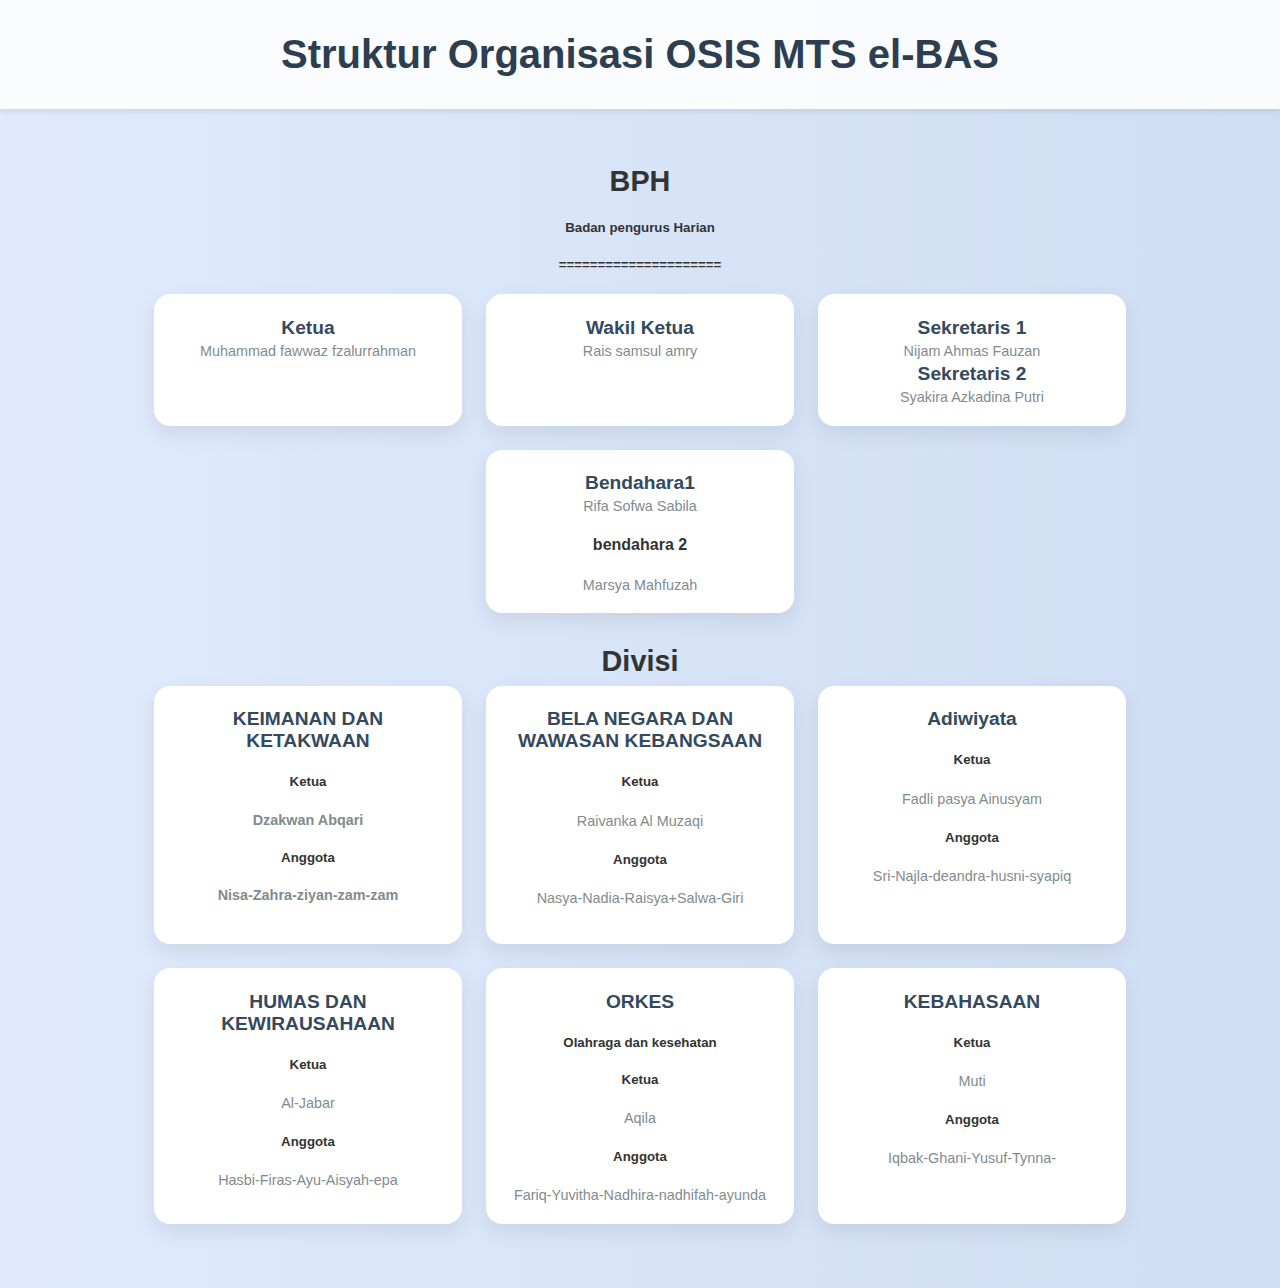
<file: Struktur.html>
<!DOCTYPE html>
<html lang="id">
<head>
  <meta charset="UTF-8">
  <meta name="viewport" content="width=device-width, initial-scale=1.0">
  <title>Struktur Organisasi OSIS</title>
  <style>
    body {
      margin: 0;
      font-family: 'Segoe UI', sans-serif;
      background: linear-gradient(to right, #e0eafc, #cfdef3);
      color: #333;
    }

    header {
      text-align: center;
      padding: 2rem 1rem;
      background-color: #ffffffdd;
      box-shadow: 0 2px 6px rgba(0, 0, 0, 0.1);
    }

    header h1 {
      font-size: 2.5rem;
      color: #2c3e50;
      margin: 0;
    }

    .container {
      max-width: 1000px;
      margin: auto;
      padding: 2rem;
    }

    .leader {
      text-align: center;
      margin-bottom: 2rem;
    }

    .leader h2 {
      font-size: 1.8rem;
      margin-bottom: 0.5rem;
    }

    .leader p {
      font-size: 1rem;
      color: #555;
    }

    .structure {
      display: flex;
      flex-wrap: wrap;
      justify-content: center;
      gap: 1.5rem;
    }

    .card {
      background: #fff;
      border-radius: 16px;
      padding: 1.2rem 1.5rem;
      width: 260px;
      box-shadow: 0 8px 20px rgba(0, 0, 0, 0.08);
      transition: transform 0.3s ease, box-shadow 0.3s ease;
    }

    .card:hover {
      transform: translateY(-5px);
      box-shadow: 0 12px 24px rgba(0, 0, 0, 0.15);
    }

    .card h3 {
      margin: 0.2rem 0;
      font-size: 1.2rem;
      color: #34495e;
    }

    .card span {
      font-size: 0.9rem;
      color: #7f8c8d;
    }

    @media (max-width: 600px) {
      .card {
        width: 90%;
      }
    }
  </style>
</head>
<body>

  <header>
    <h1>Struktur Organisasi OSIS MTS el-BAS</h1>
  </header>

  <div class="container">
    <div class="leader">
      <h2>BPH</h2>
      <h5>Badan pengurus Harian</h5>
      <h5>=====================</h5></h5>
      <div class="structure">
        <div class="card">
          <h3>Ketua</h3>
          <span>Muhammad fawwaz fzalurrahman</span>
        </div>
        <div class="card">
          <h3>Wakil Ketua</h3>
          <span>Rais samsul amry</span>
        </div>
        <div class="card">
          <h3>Sekretaris 1</h3>
          <span>Nijam Ahmas Fauzan</span>
           <h3>Sekretaris 2</h3>
          <span>Syakira Azkadina Putri</span>
        </div>
        <div class="card">
          <h3>Bendahara1</h3>
          <span>Rifa Sofwa Sabila</span>
          <h4>bendahara 2</h4>
          <span>Marsya Mahfuzah</span>
        </div>
      </div>
    </div>

    <div class="leader">
      <h2>Divisi</h2>
      <div class="structure">
        <div class="card">
          <h3>KEIMANAN DAN KETAKWAAN</h3>
          <h5>Ketua<h5>
          <span>Dzakwan Abqari</span>
          <h5>Anggota<h5>
          <span>Nisa-Zahra-ziyan-zam-zam</span>
        </div>
        <div class="card">
          <h3>BELA NEGARA DAN WAWASAN KEBANGSAAN</h3>
          <h5>Ketua</h5>
          <span>Raivanka Al Muzaqi</span>
          <h5>Anggota</h5>
          <span>Nasya-Nadia-Raisya+Salwa-Giri</span>
          
        </div>
        <div class="card">
          <h3>Adiwiyata</h3>
          <h5>Ketua</h5></ht>
          <span>Fadli pasya Ainusyam</span>
          <h5>Anggota</h5>
          <span>Sri-Najla-deandra-husni-syapiq</span>
    
        </div>
        <div class="card">
          <h3>HUMAS DAN KEWIRAUSAHAAN</h3>
          <h5>Ketua</h5></ht>
          <span>Al-Jabar</span>
          <h5>Anggota</h5>
          <span>Hasbi-Firas-Ayu-Aisyah-epa</span>
          
        </div>
        <div class="card">
          <h3>ORKES</h3>
          <H5>Olahraga dan kesehatan</H5>
          <h5>Ketua</h5></ht>
          <span>Aqila</span>
          <h5>Anggota</h5>
          <span>Fariq-Yuvitha-Nadhira-nadhifah-ayunda</span>
        </div>
        <div class="card">
          <h3>KEBAHASAAN</h3>
          <h5>Ketua</h5></ht>
          <span>Muti</span>
          <h5>Anggota</h5>
          <span>Iqbak-Ghani-Yusuf-Tynna-</span>


        </div>
      </div>
    </div>
  </div>

</body>
</html>
</file>
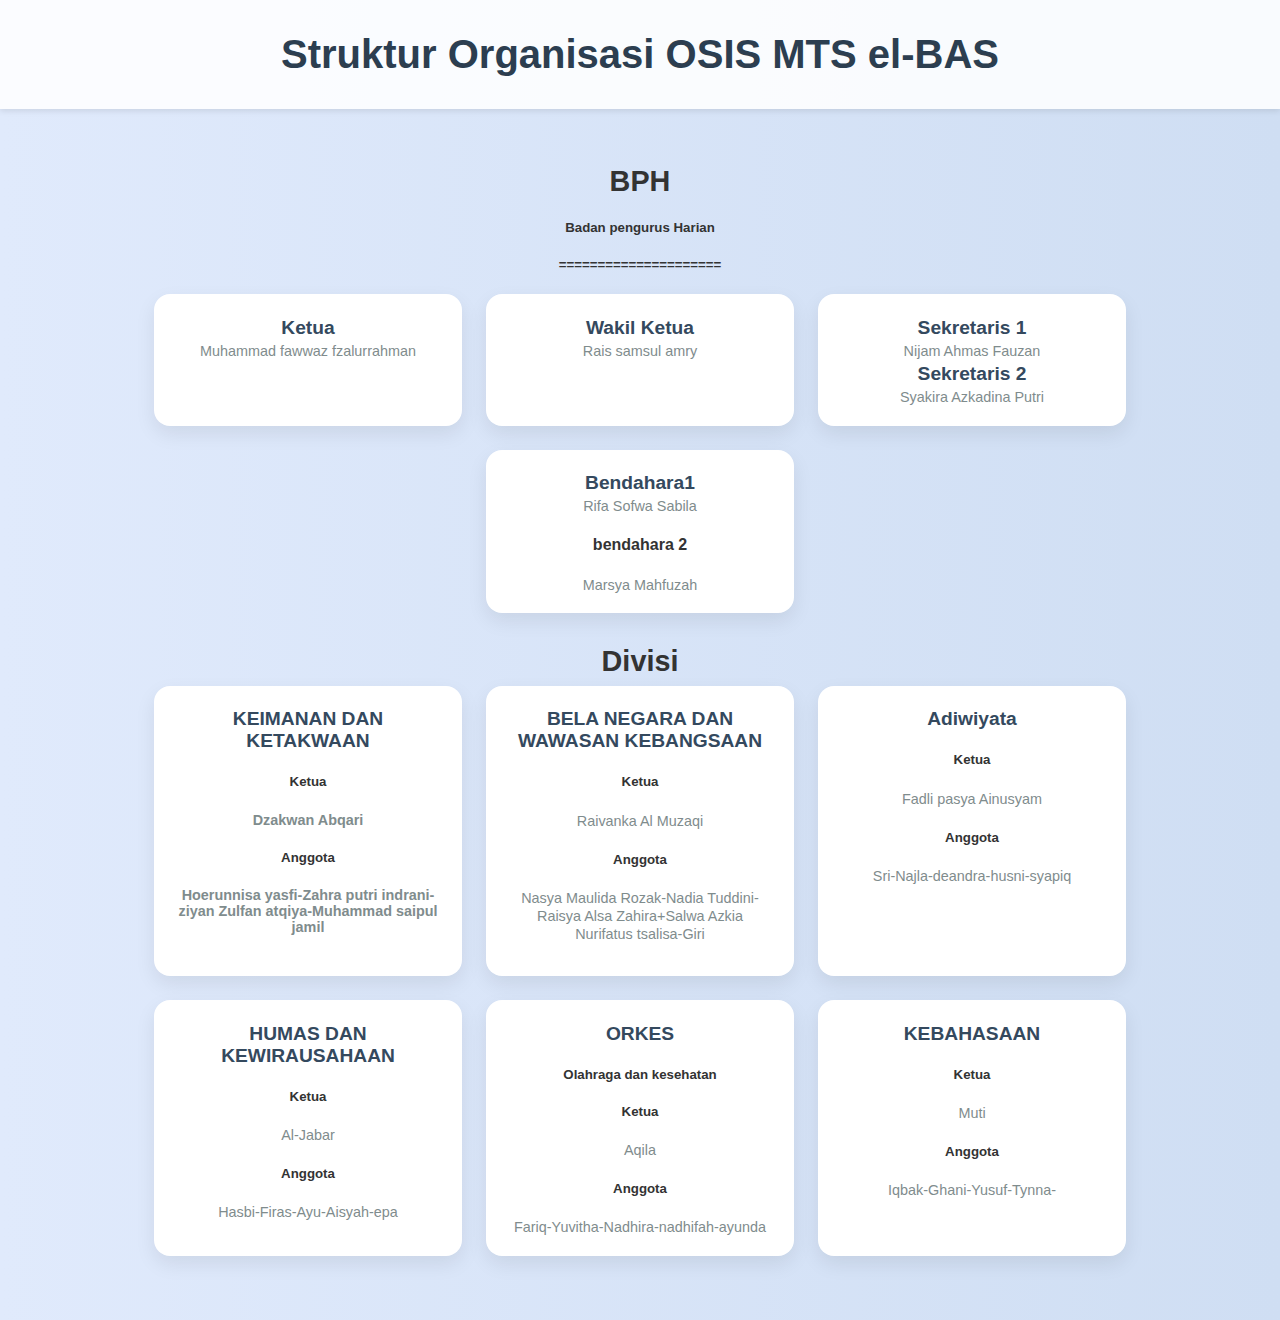
<file: struktur.html>
<!DOCTYPE html>
<html lang="id">
<head>
  <meta charset="UTF-8">
  <meta name="viewport" content="width=device-width, initial-scale=1.0">
  <title>Struktur Organisasi OSIS</title>
  <style>
    body {
      margin: 0;
      font-family: 'Segoe UI', sans-serif;
      background: linear-gradient(to right, #e0eafc, #cfdef3);
      color: #333;
    }

    header {
      text-align: center;
      padding: 2rem 1rem;
      background-color: #ffffffdd;
      box-shadow: 0 2px 6px rgba(0, 0, 0, 0.1);
    }

    header h1 {
      font-size: 2.5rem;
      color: #2c3e50;
      margin: 0;
    }

    .container {
      max-width: 1000px;
      margin: auto;
      padding: 2rem;
    }

    .leader {
      text-align: center;
      margin-bottom: 2rem;
    }

    .leader h2 {
      font-size: 1.8rem;
      margin-bottom: 0.5rem;
    }

    .leader p {
      font-size: 1rem;
      color: #555;
    }

    .structure {
      display: flex;
      flex-wrap: wrap;
      justify-content: center;
      gap: 1.5rem;
    }

    .card {
      background: #fff;
      border-radius: 16px;
      padding: 1.2rem 1.5rem;
      width: 260px;
      box-shadow: 0 8px 20px rgba(0, 0, 0, 0.08);
      transition: transform 0.3s ease, box-shadow 0.3s ease;
    }

    .card:hover {
      transform: translateY(-5px);
      box-shadow: 0 12px 24px rgba(0, 0, 0, 0.15);
    }

    .card h3 {
      margin: 0.2rem 0;
      font-size: 1.2rem;
      color: #34495e;
    }

    .card span {
      font-size: 0.9rem;
      color: #7f8c8d;
    }

    @media (max-width: 600px) {
      .card {
        width: 90%;
      }
    }
  </style>
</head>
<body>

  <header>
    <h1>Struktur Organisasi OSIS MTS el-BAS</h1>
  </header>

  <div class="container">
    <div class="leader">
      <h2>BPH</h2>
      <h5>Badan pengurus Harian</h5>
      <h5>=====================</h5></h5>
      <div class="structure">
        <div class="card">
          <h3>Ketua</h3>
          <span>Muhammad fawwaz fzalurrahman</span>
        </div>
        <div class="card">
          <h3>Wakil Ketua</h3>
          <span>Rais samsul amry</span>
        </div>
        <div class="card">
          <h3>Sekretaris 1</h3>
          <span>Nijam Ahmas Fauzan</span>
           <h3>Sekretaris 2</h3>
          <span>Syakira Azkadina Putri</span>
        </div>
        <div class="card">
          <h3>Bendahara1</h3>
          <span>Rifa Sofwa Sabila</span>
          <h4>bendahara 2</h4>
          <span>Marsya Mahfuzah</span>
        </div>
      </div>
    </div>

    <div class="leader">
      <h2>Divisi</h2>
      <div class="structure">
        <div class="card">
          <h3>KEIMANAN DAN KETAKWAAN</h3>
          <h5>Ketua<h5>
          <span>Dzakwan Abqari</span>
          <h5>Anggota<h5>
          <span>Hoerunnisa yasfi-Zahra putri indrani-ziyan Zulfan atqiya-Muhammad saipul jamil</span>
        </div>
        <div class="card">
          <h3>BELA NEGARA DAN WAWASAN KEBANGSAAN</h3>
          <h5>Ketua</h5>
          <span>Raivanka Al Muzaqi</span>
          <h5>Anggota</h5>
          <span>Nasya Maulida Rozak-Nadia Tuddini-Raisya Alsa Zahira+Salwa Azkia Nurifatus tsalisa-Giri</span>
          
        </div>
        <div class="card">
          <h3>Adiwiyata</h3>
          <h5>Ketua</h5></ht>
          <span>Fadli pasya Ainusyam</span>
          <h5>Anggota</h5>
          <span>Sri-Najla-deandra-husni-syapiq</span>
    
        </div>
        <div class="card">
          <h3>HUMAS DAN KEWIRAUSAHAAN</h3>
          <h5>Ketua</h5></ht>
          <span>Al-Jabar</span>
          <h5>Anggota</h5>
          <span>Hasbi-Firas-Ayu-Aisyah-epa</span>
          
        </div>
        <div class="card">
          <h3>ORKES</h3>
          <H5>Olahraga dan kesehatan</H5>
          <h5>Ketua</h5></ht>
          <span>Aqila</span>
          <h5>Anggota</h5>
          <span>Fariq-Yuvitha-Nadhira-nadhifah-ayunda</span>
        </div>
        <div class="card">
          <h3>KEBAHASAAN</h3>
          <h5>Ketua</h5></ht>
          <span>Muti</span>
          <h5>Anggota</h5>
          <span>Iqbak-Ghani-Yusuf-Tynna-</span>


        </div>
      </div>
    </div>
  </div>

</body>
</html>
</file>
